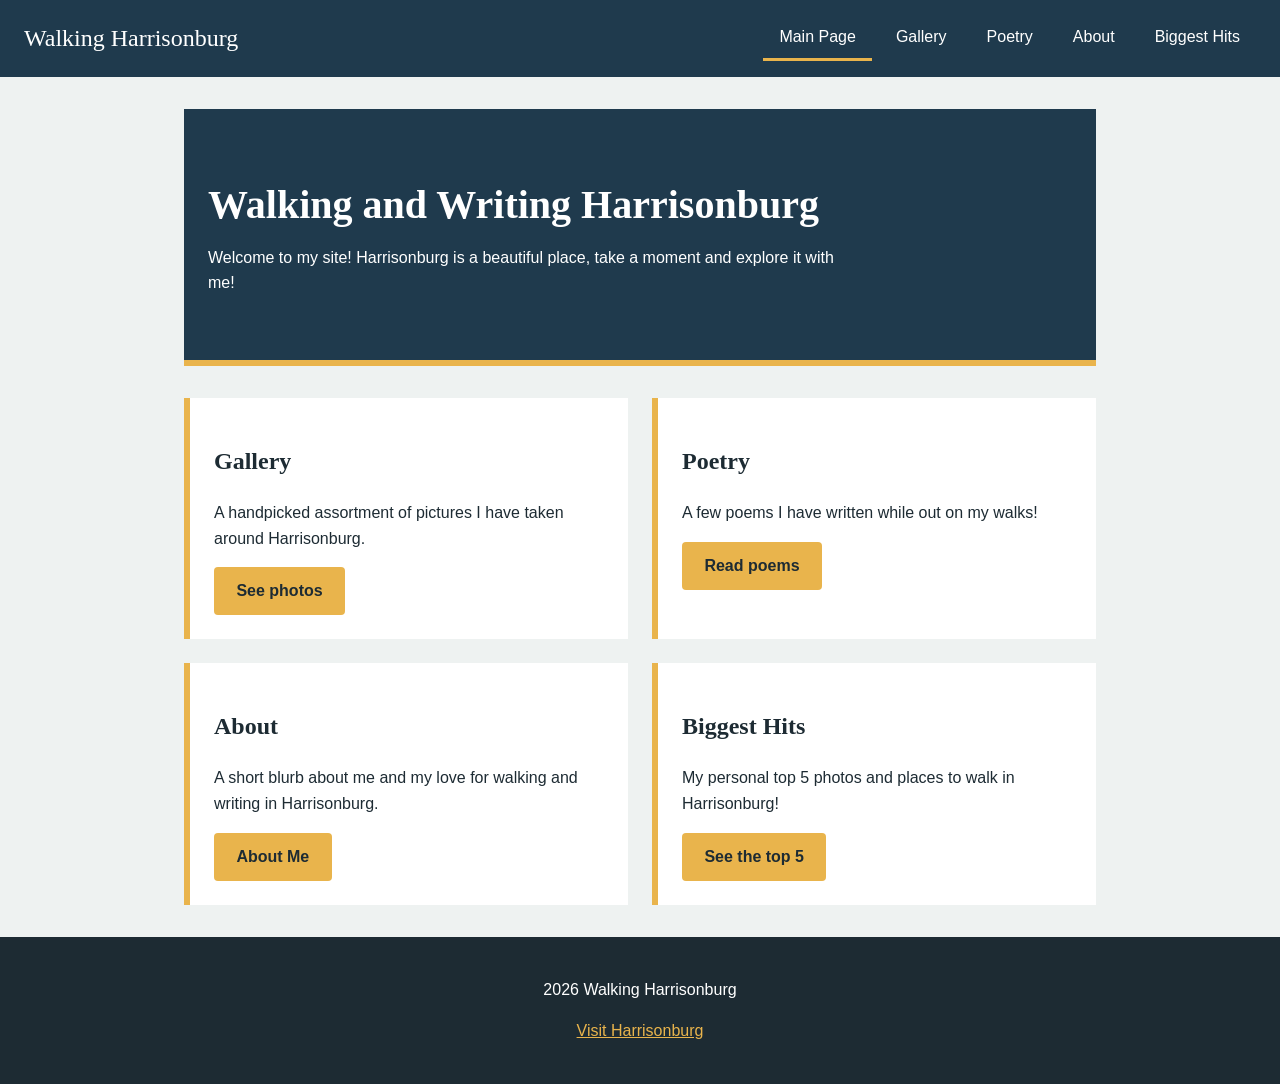
<file: index.html>
<!DOCTYPE html>
<html lang="en">
<head>
  <meta charset="utf-8">
  <meta name="viewport" content="width=device-width, initial-scale=1">
  <title>Main Page | Walking Harrisonburg</title>
  <!-- css files: shared ones first, then this pages own css -->
  <link rel="stylesheet" href="css/base.css">
  <link rel="stylesheet" href="css/layout.css">
  <link rel="stylesheet" href="css/home.css">
</head>
<body class="home">
  <!-- header + nav (same on every page) -->
  <header class="site-header">
    <p class="logo">Walking Harrisonburg</p>
    <nav class="site-nav">
      <ul>
        <li><a href="index.html" class="current">Main Page</a></li>
        <li><a href="gallery.html">Gallery</a></li>
        <li><a href="poetry.html">Poetry</a></li>
        <li><a href="about.html">About</a></li>
        <li><a href="hits.html">Biggest Hits</a></li>
      </ul>
    </nav>
  </header>
  <main>

     <div class="hero">
      <h1>Walking and Writing Harrisonburg</h1>
      <p>Welcome to my site! Harrisonburg is a beautiful place, take a moment and explore it with me!</p>
    </div>
  

    <!-- 4 cards linking to other pages -->
    <div class="intro">
      <section>
        <h2>Gallery</h2>
        <p>A handpicked assortment of pictures I have taken around Harrisonburg.</p>
        <a class="btn" href="gallery.html">See photos</a>
      </section>
      <section>
        <h2>Poetry</h2>
        <p>A few poems I have written while out on my walks!</p>
        <a class="btn" href="poetry.html">Read poems</a>
      </section>
      <section>
        <h2>About</h2>
        <p>A short blurb about me and my love for walking and writing in Harrisonburg.</p>
        <a class="btn" href="about.html">About Me</a>
      </section>
      <section>
        <h2>Biggest Hits</h2>
        <p>My personal top 5 photos and places to walk in Harrisonburg!</p>
        <a class="btn" href="hits.html">See the top 5</a>
      </section>
    </div>
  </main>
  <!-- footer -->
  <footer class="site-footer">
    <p> 2026 Walking Harrisonburg</p>
    <p><a href="https://www.visitharrisonburgva.com/">Visit Harrisonburg</a></p>
  </footer>
</body>
</html>
</file>
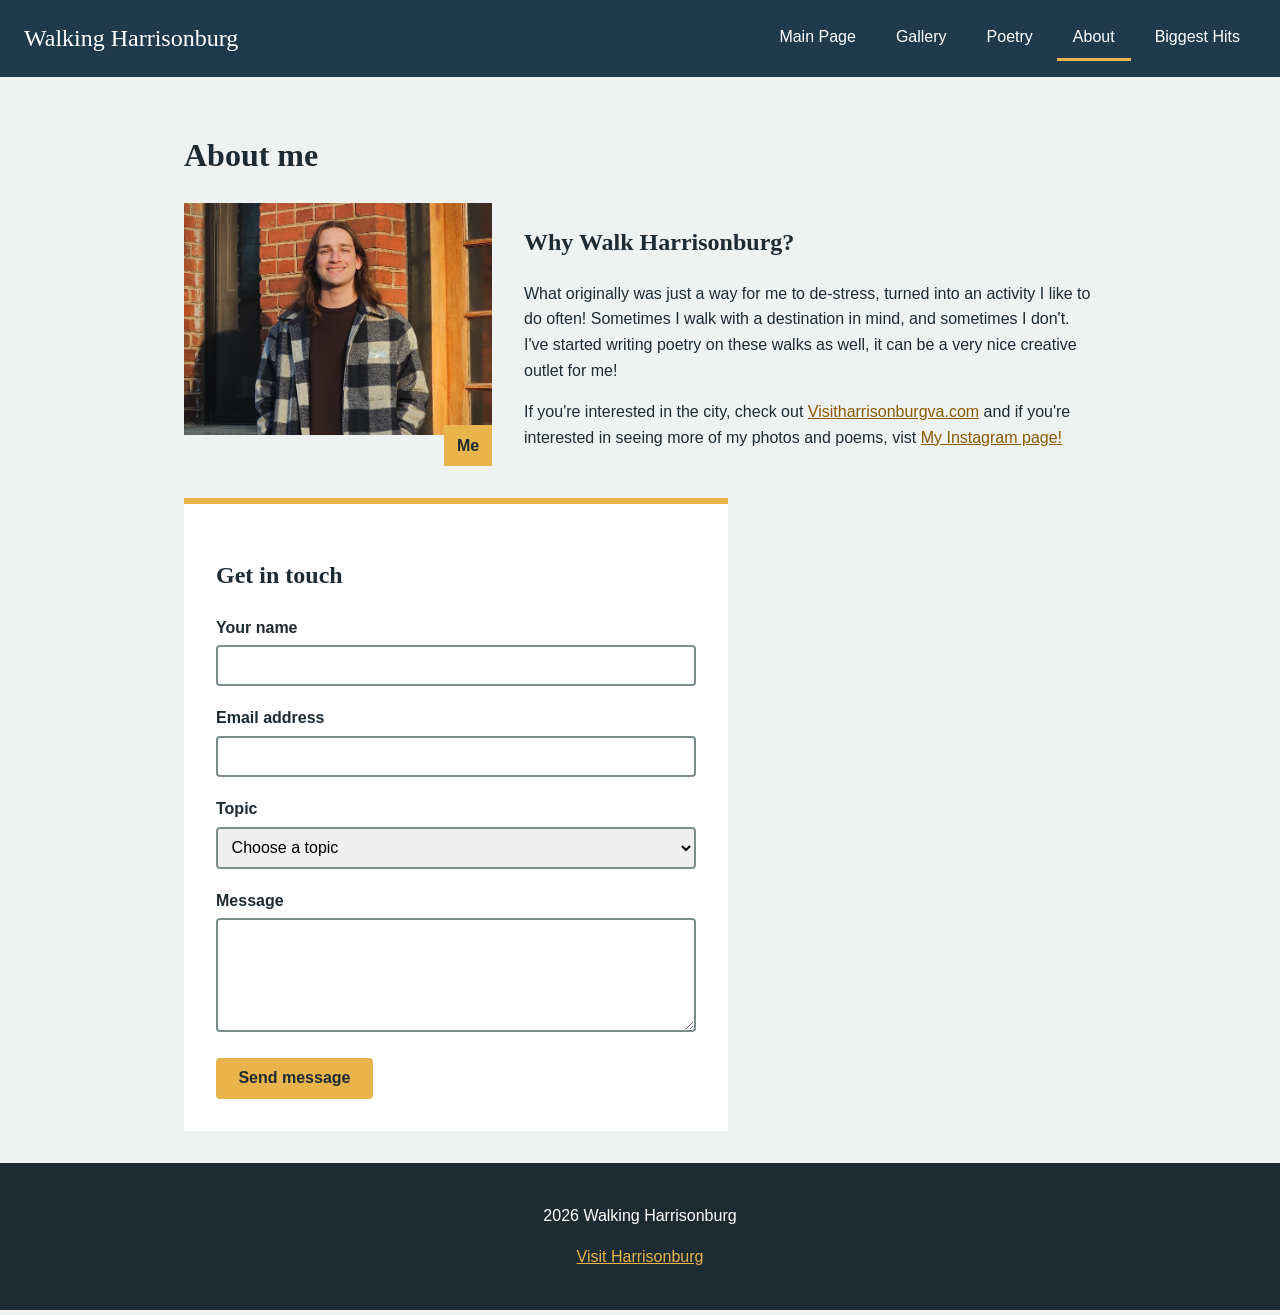
<file: about.html>
<!DOCTYPE html>
<html lang="en">
<head>
  <meta charset="utf-8">
  <meta name="viewport" content="width=device-width, initial-scale=1">
  <title>About | Walking Harrisonburg</title>
  <link rel="stylesheet" href="css/base.css">
  <link rel="stylesheet" href="css/layout.css">
  <link rel="stylesheet" href="css/about.css">
</head>
<body class="about">
  <!-- header + nav (same on every page) -->
  <header class="site-header">
    <p class="logo">Walking Harrisonburg</p>
    <nav class="site-nav">
      <ul>
        <li><a href="index.html">Main Page</a></li>
        <li><a href="gallery.html">Gallery</a></li>
        <li><a href="poetry.html">Poetry</a></li>
        <li><a href="about.html" class="current">About</a></li>
        <li><a href="hits.html">Biggest Hits</a></li>
      </ul>
    </nav>
  </header>
  <main>
    <h1>About me</h1>
    <!--  photo on left, text on right -->
    <div class="about-layout">
      <figure class="about-photo">
        <img src="images/aboutmephoto.jpg" width="800" height="600" alt="Author standing in the sun">
        <figcaption>Me</figcaption>
      </figure>
      <div class="about-text">
        <h2>Why Walk Harrisonburg?</h2>
        <p>What originally was just a way for me to de-stress, turned into an activity I like to do often! Sometimes I walk with a destination in mind, and sometimes I don't. I've started writing poetry on these walks as well, it can be a very nice creative outlet for me!</p>
        <p>If you're interested in the city, check out <a href="https://www.visitharrisonburgva.com/">Visitharrisonburgva.com</a> and if you're interested in seeing more of my photos and poems, vist <a href="https://www.instagram.com/kamal_walks_harrisonburg/">My Instagram page!</a></p>
      </div>
    </div>
    <form method="post">
      <h2>Get in touch</h2>
      <label for="name">Your name</label>
      <input type="text" id="name" name="name" required minlength="2">

      <label for="email">Email address</label>
      <input type="email" id="email" name="email" required>

      <label for="topic">Topic</label>
      <select id="topic" name="topic" required>
        <option value="">Choose a topic</option>
        <option value="place">Suggest a place</option>
        <option value="photo">Question about a photo</option>
        <option value="other">Something else</option>
      </select>

      <label for="message">Message</label>
      <textarea id="message" name="message" rows="5" required minlength="10"></textarea>

      <button class="btn" type="submit">Send message</button>
    </form>
   
  </main>
  <!-- footer -->
  <footer class="site-footer">
    <p> 2026 Walking Harrisonburg</p>
    <p><a href="https://www.visitharrisonburgva.com/">Visit Harrisonburg</a></p>
  </footer>
</body>
</html>
</file>
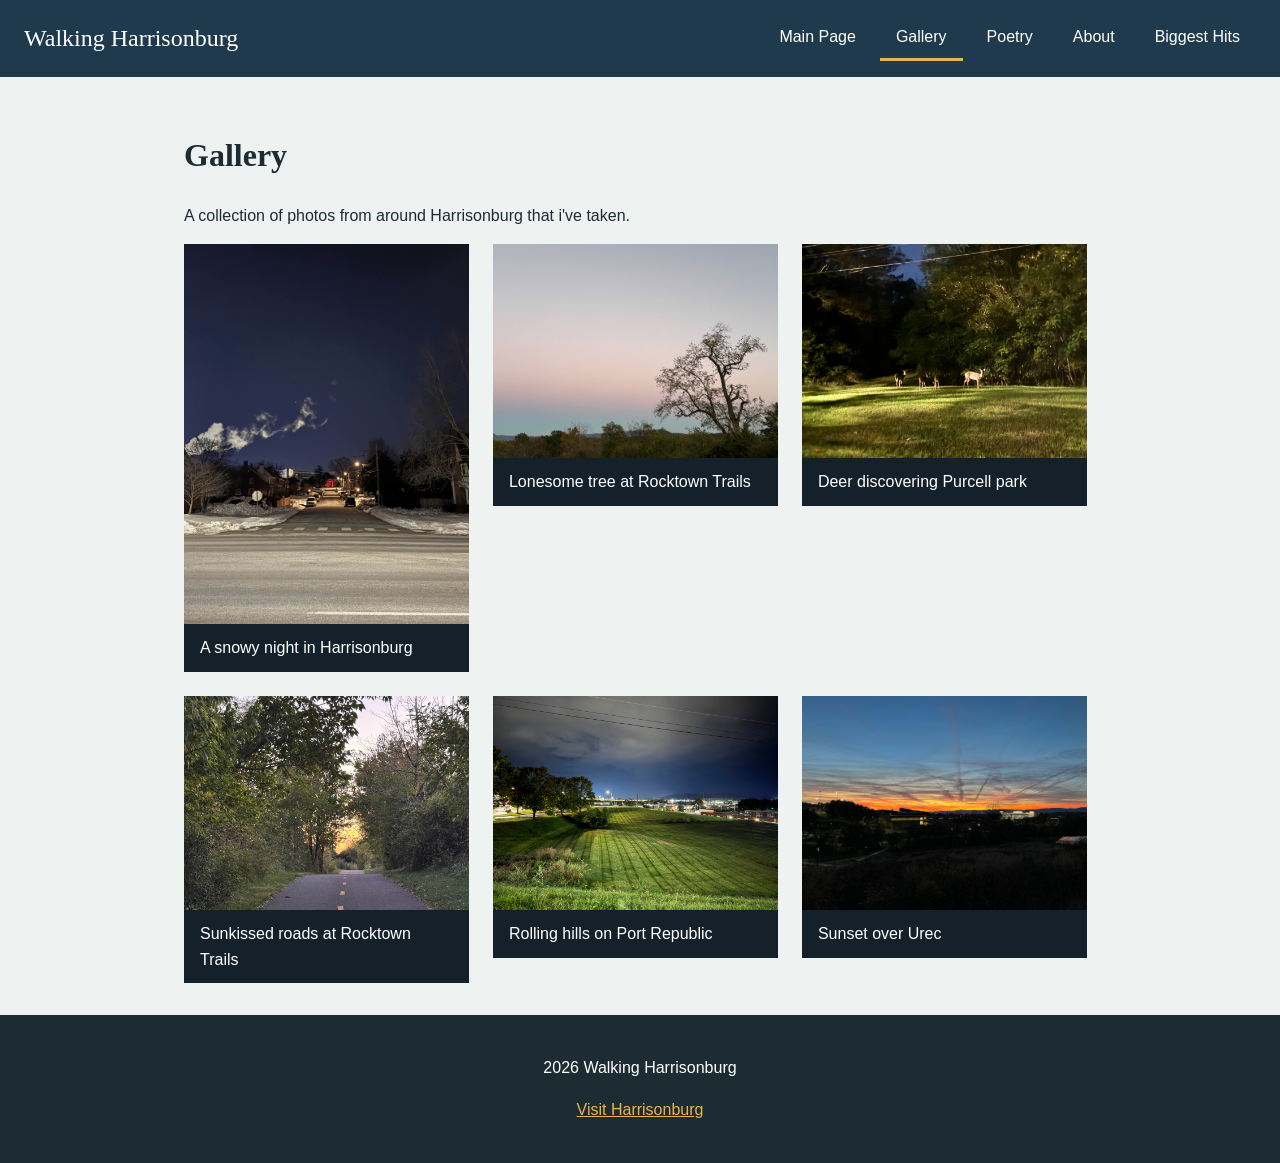
<file: gallery.html>
<!DOCTYPE html>
<html lang="en">
<head>
  <meta charset="utf-8">
  <meta name="viewport" content="width=device-width, initial-scale=1">
  <title>Gallery | Walking Harrisonburg</title>
  <link rel="stylesheet" href="css/base.css">
  <link rel="stylesheet" href="css/layout.css">
  <link rel="stylesheet" href="css/gallery.css">
</head>
<body class="gallery">
  <!-- header + nav (same on every page) -->
  <header class="site-header">
    <p class="logo">Walking Harrisonburg</p>
    <nav class="site-nav">
      <ul>
        <li><a href="index.html">Main Page</a></li>
        <li><a href="gallery.html" class="current">Gallery</a></li>
        <li><a href="poetry.html">Poetry</a></li>
        <li><a href="about.html">About</a></li>
        <li><a href="hits.html">Biggest Hits</a></li>
      </ul>
    </nav>
  </header>
  <main>
    <h1>Gallery</h1>
    <p>A collection of photos from around Harrisonburg that i've taken.</p>
    <ul class="photos">
      <li><figure><img src="images/galleryone.jpg" width="800" height="600" alt="A snowy night in Harrisonburg"><figcaption>A snowy night in Harrisonburg</figcaption></figure></li>
      <li><figure><img src="images/gallerytwo.jpg" width="800" height="600" alt="A single tree on a sunset horizon"><figcaption>Lonesome tree at Rocktown Trails</figcaption></figure></li>
      <li><figure><img src="images/gallerythree.jpg" width="800" height="600" alt="Deer discovering Purcell park"><figcaption>Deer discovering Purcell park</figcaption></figure></li>
      <li><figure><img src="images/galleryfour.jpg" width="800" height="600" alt="A trail road at sunset"><figcaption>Sunkissed roads at Rocktown Trails</figcaption></figure></li>
      <li><figure><img src="images/galleryfive.jpg" width="800" height="600" alt="Rolling hills on Port Republic"><figcaption>Rolling hills on Port Republic</figcaption></figure></li>
      <li><figure><img src="images/gallerysix.jpg" width="800" height="600" alt="Sunset over Urec"><figcaption>Sunset over Urec</figcaption></figure></li>
    </ul>
  </main>
  <!-- footer -->
  <footer class="site-footer">
    <p> 2026 Walking Harrisonburg</p>
    <p><a href="https://www.visitharrisonburgva.com/">Visit Harrisonburg</a></p>
  </footer>
</body>
</html>
</file>
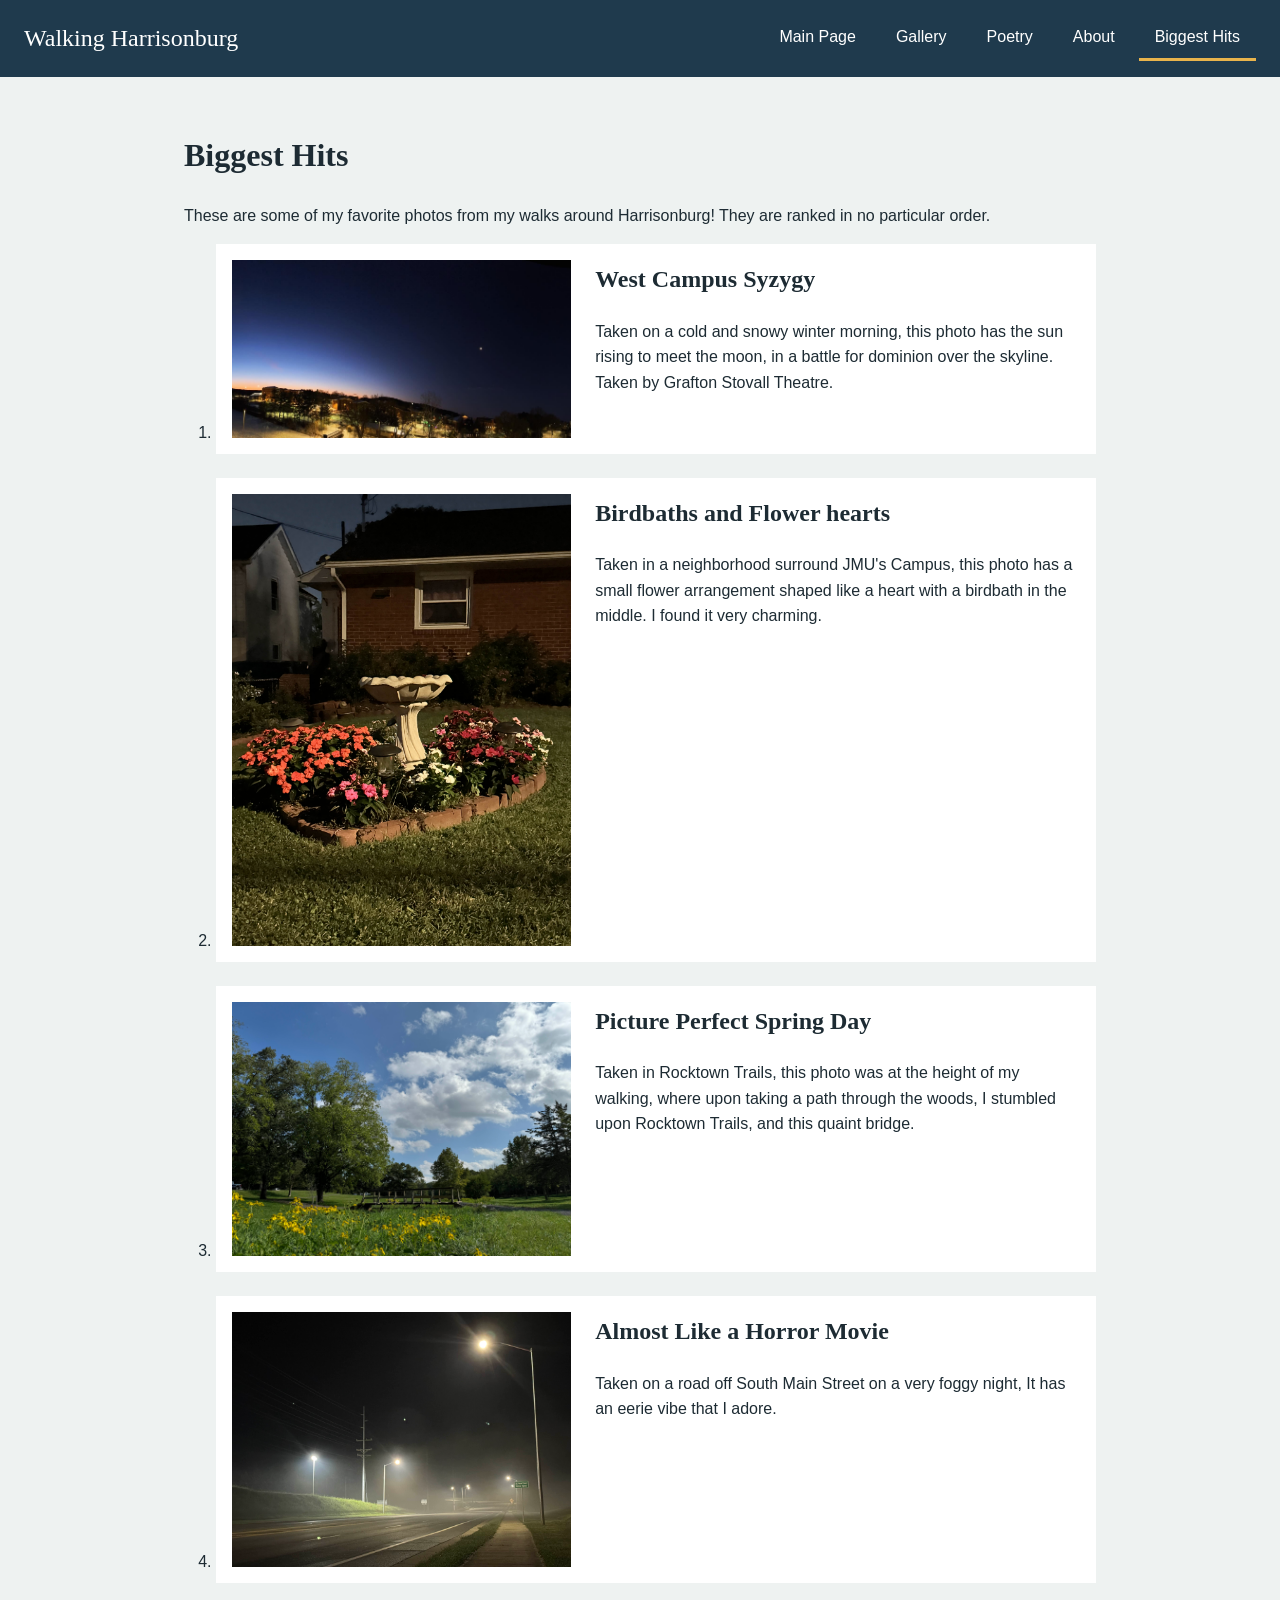
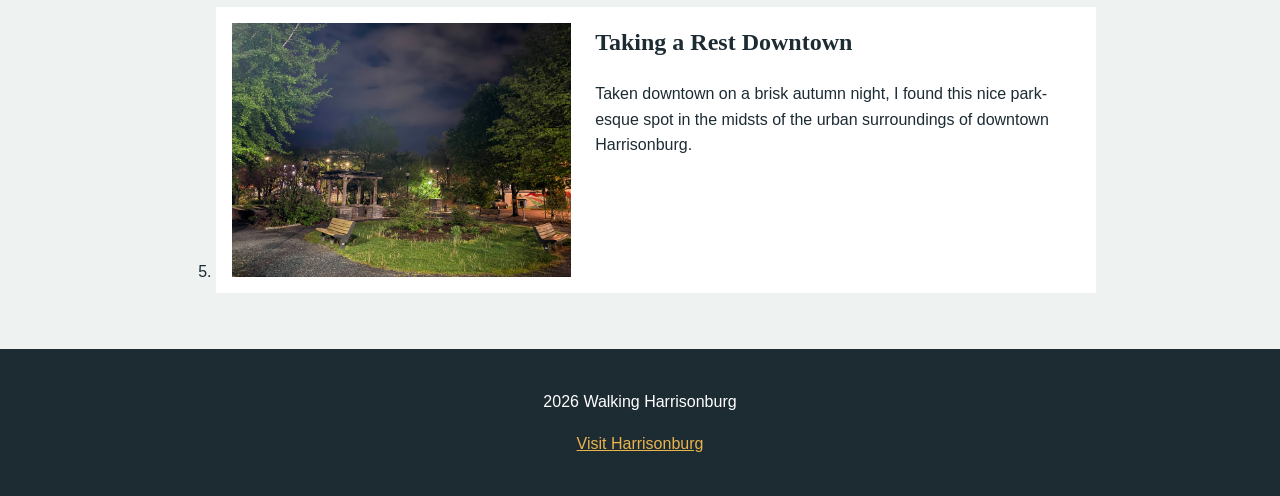
<file: hits.html>
<!DOCTYPE html>
<html lang="en">
<head>
  <meta charset="utf-8">
  <meta name="viewport" content="width=device-width, initial-scale=1">
  <title>Biggest Hits | Walking Harrisonburg</title>
 
  <link rel="stylesheet" href="css/base.css">
  <link rel="stylesheet" href="css/layout.css">
  <link rel="stylesheet" href="css/hits.css">
</head>
<body class="hits">
  <!-- header + nav (same on every page) -->
  <header class="site-header">
    <p class="logo">Walking Harrisonburg</p>
    <nav class="site-nav">
      <ul>
        <li><a href="index.html">Main Page</a></li>
        <li><a href="gallery.html">Gallery</a></li>
        <li><a href="poetry.html">Poetry</a></li>
        <li><a href="about.html">About</a></li>
        <li><a href="hits.html" class="current">Biggest Hits</a></li>
      </ul>
    </nav>
  </header>
  <main>
    <h1>Biggest Hits</h1>
    <p>These are some of my favorite photos from my walks around Harrisonburg! They are ranked in no particular order.</p>

    <ol>
      <li>
        <div class="hit">
          <img src="images/besthitsone.jpg" width="800" height="600" alt="Sun and Moon over west campus">
          <div>
            <h2>West Campus Syzygy</h2>
            <p>Taken on a cold and snowy winter morning, this photo has the sun rising to meet the moon, in a battle for dominion over the skyline. Taken by Grafton Stovall Theatre.</p>
          </div>
        </div>
      </li>
      <li>
        <div class="hit">
          <img src="images/besthitstwo.jpg" width="800" height="600" alt="Birdbath and flowers">
          <div>
            <h2>Birdbaths and Flower hearts</h2>
            <p>Taken in a neighborhood surround JMU's Campus, this photo has a small flower arrangement shaped like a heart with a birdbath in the middle. I found it very charming.</p>
          </div>
        </div>
      </li>
      <li>
        <div class="hit">
          <img src="images/besthitsthree.jpg" width="800" height="600" alt="Yellow flowers and small wooden bridge">
          <div>
            <h2>Picture Perfect Spring Day</h2>
            <p>Taken in Rocktown Trails, this photo was at the height of my walking, where upon taking a path through the woods, I stumbled upon Rocktown Trails, and this quaint bridge.</p>
          </div>
        </div>
      </li>
      <li>
        <div class="hit">
          <img src="images/besthitsfour.jpg" width="800" height="600" alt="Road with heavy Fog">
          <div>
            <h2>Almost Like a Horror Movie</h2>
            <p>Taken on a road off South Main Street on a very foggy night, It has an eerie vibe that I adore.</p>
          </div>
        </div>
      </li>
      <li>
        <div class="hit">
          <img src="images/besthitsfive.jpg" width="800" height="600" alt="Small park-esque resting area">
          <div>
            <h2>Taking a Rest Downtown</h2>
            <p>Taken downtown on a brisk autumn night, I found this nice park-esque spot in the midsts of the urban surroundings of downtown Harrisonburg.</p>
          </div>
        </div>
      </li>
    </ol>
  </main>
  <!-- footer -->
  <footer class="site-footer">
    <p> 2026 Walking Harrisonburg</p>
    <p><a href="https://www.visitharrisonburgva.com/">Visit Harrisonburg</a></p>
  </footer>
</body>
</html>
</file>
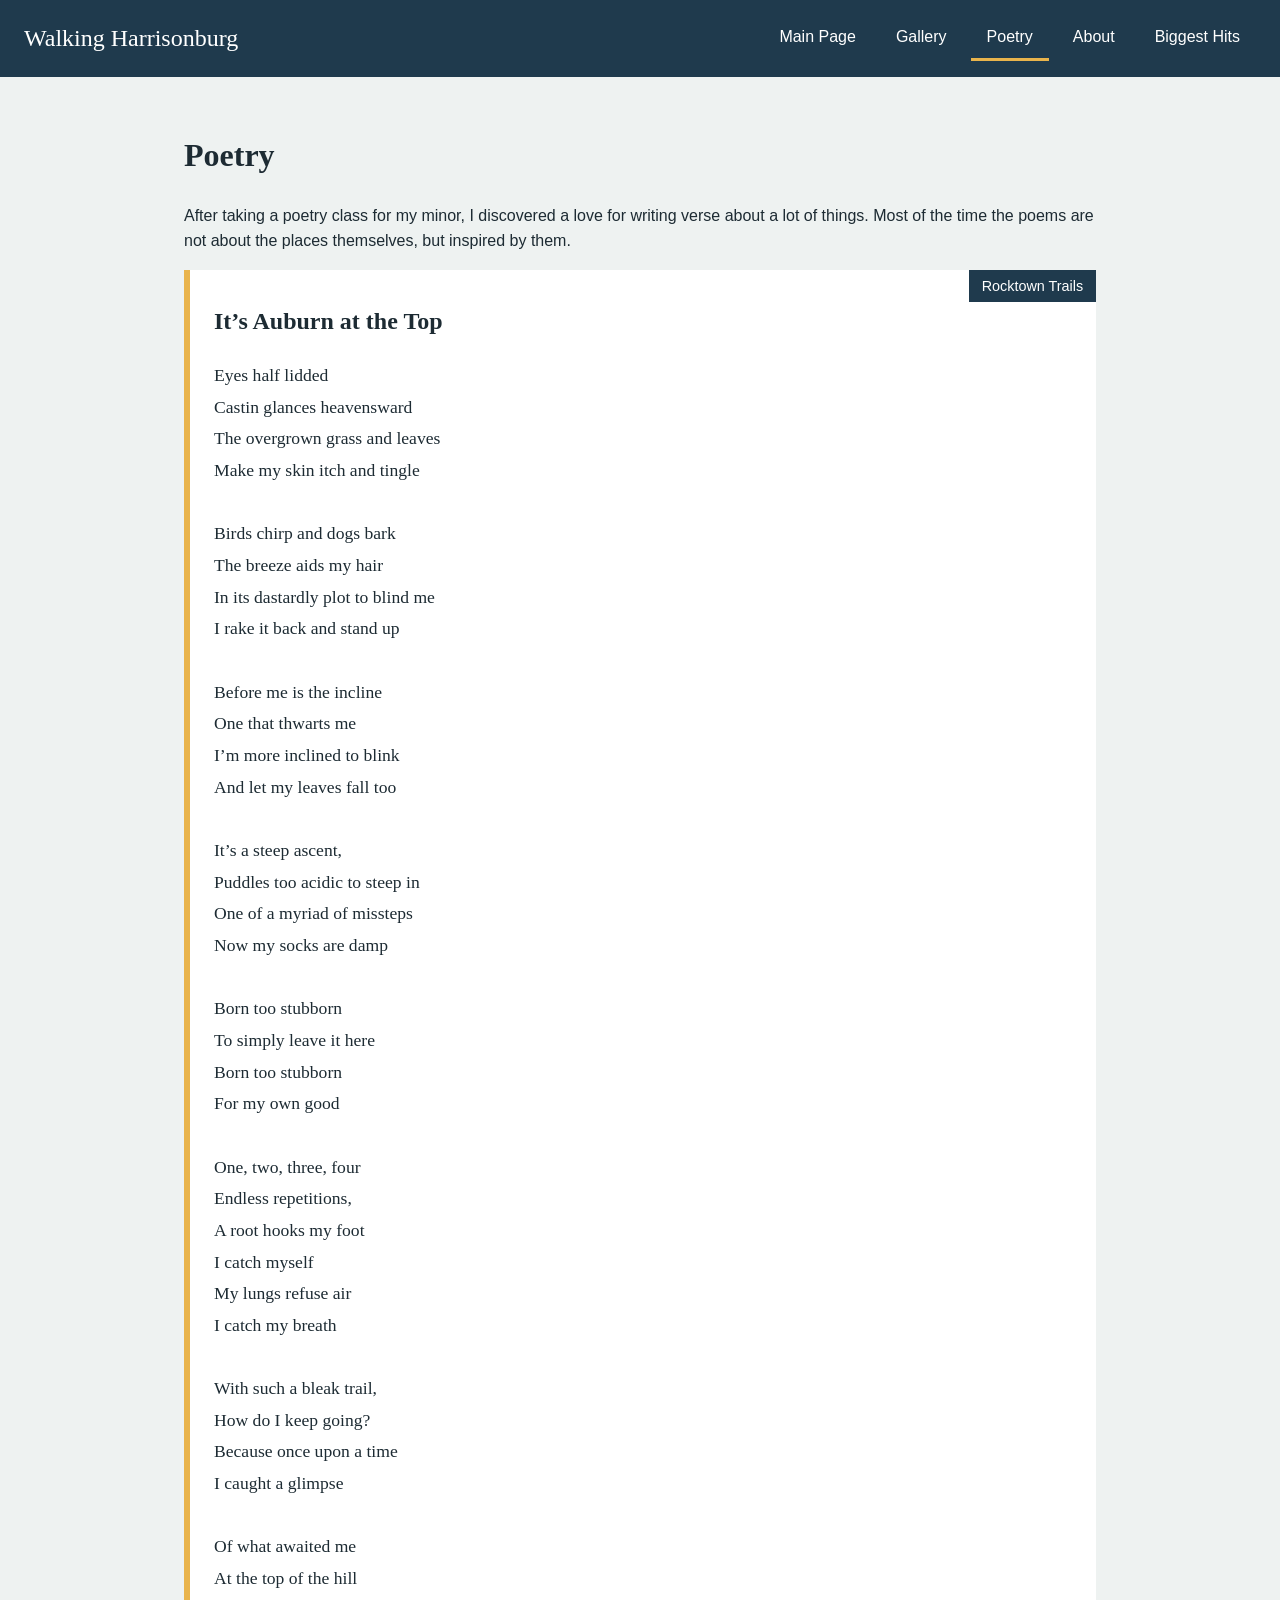
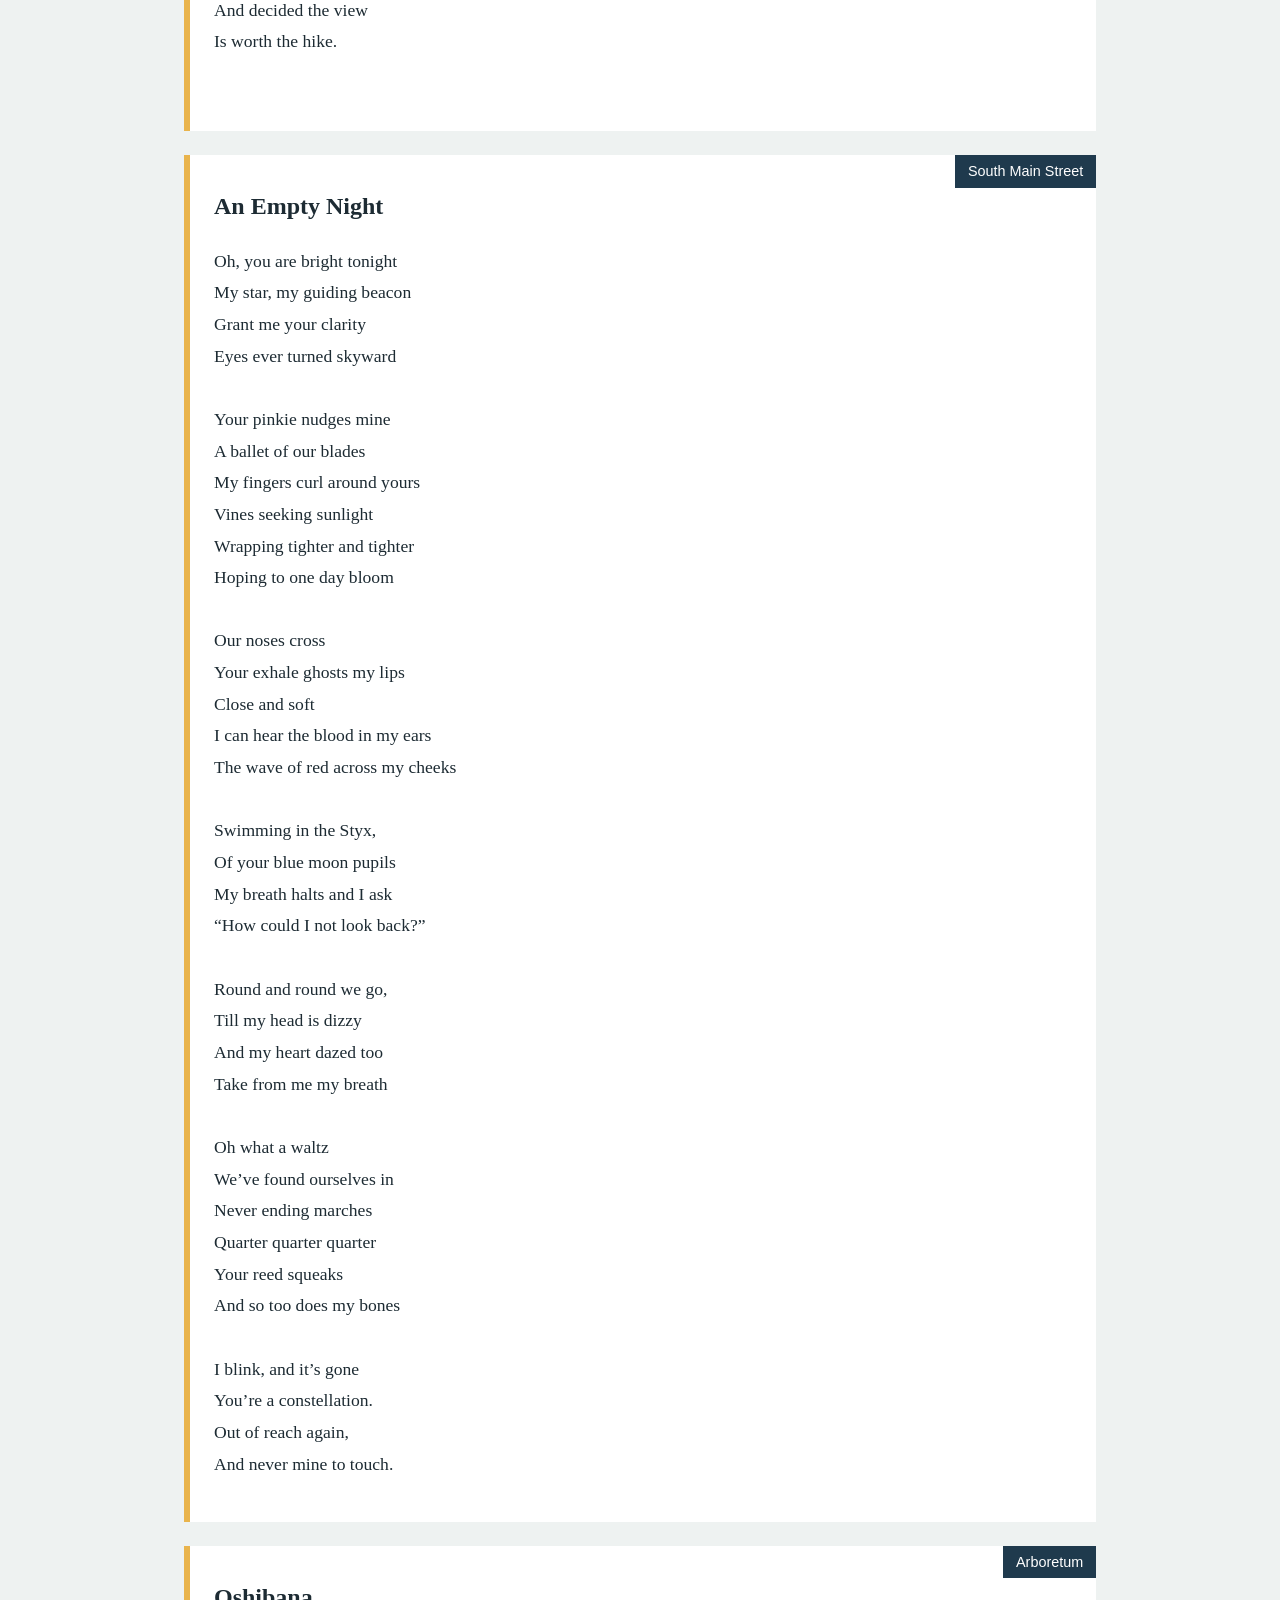
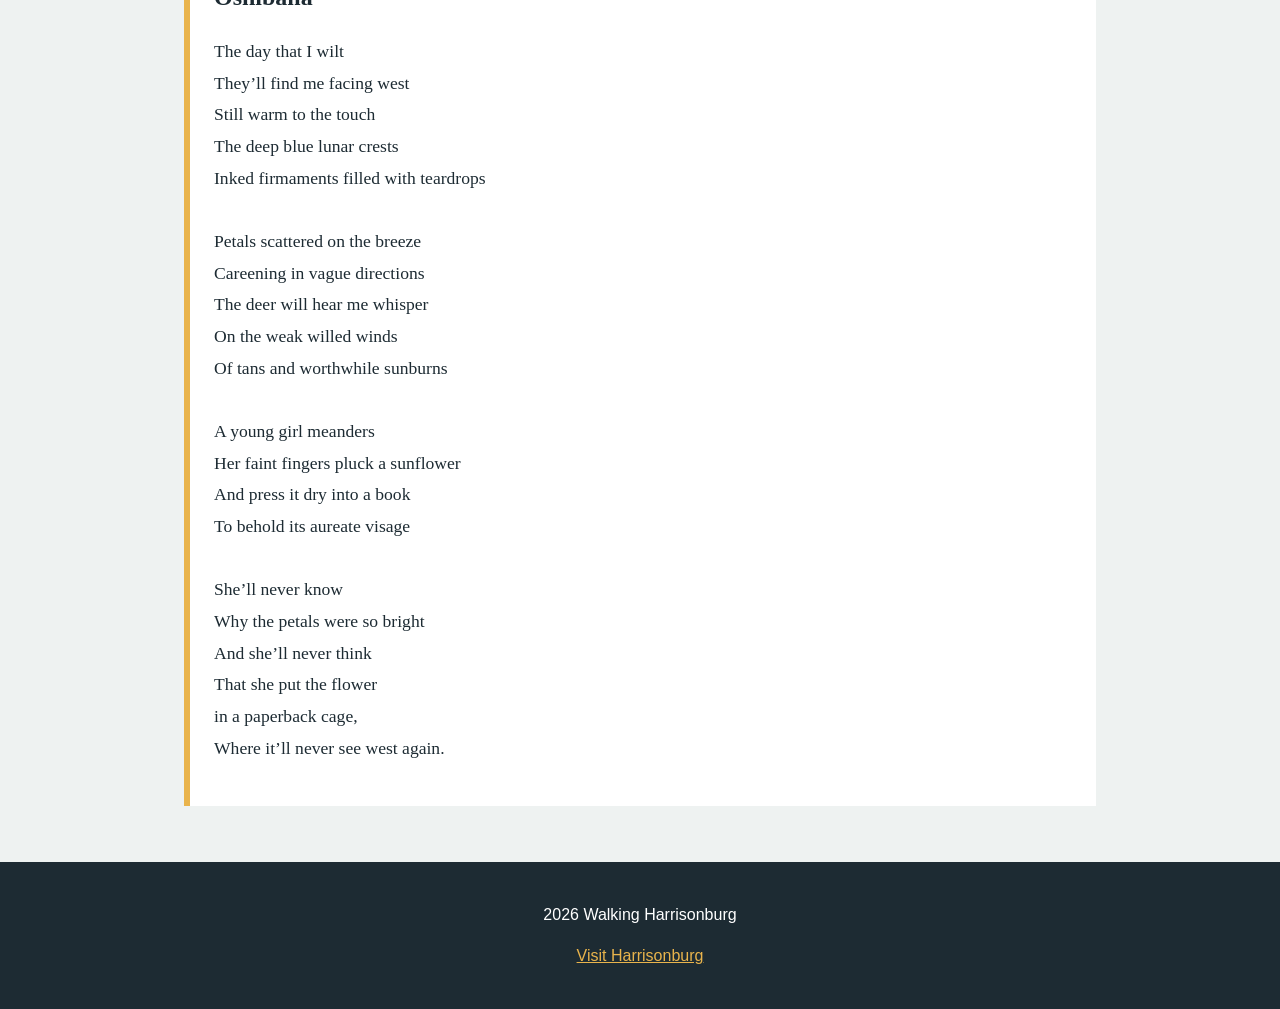
<file: poetry.html>
<!DOCTYPE html>
<html lang="en">
<head>
  <meta charset="utf-8">
  <meta name="viewport" content="width=device-width, initial-scale=1">
  <title>Poetry | Walking Harrisonburg</title>
  <!-- css files: shared ones first, then this pages own css -->
  <link rel="stylesheet" href="css/base.css">
  <link rel="stylesheet" href="css/layout.css">
  <link rel="stylesheet" href="css/poetry.css">
</head>
<body class="poetry">
  <!-- header + nav (same on every page) -->
  <header class="site-header">
    <p class="logo">Walking Harrisonburg</p>
    <nav class="site-nav">
      <ul>
        <li><a href="index.html">Main Page</a></li>
        <li><a href="gallery.html">Gallery</a></li>
        <li><a href="poetry.html" class="current">Poetry</a></li>
        <li><a href="about.html">About</a></li>
        <li><a href="hits.html">Biggest Hits</a></li>
      </ul>
    </nav>
  </header>
  <main>
    <h1>Poetry</h1>
    <p>After taking a poetry class for my minor, I discovered a love for writing verse about a lot of things. Most of the time the poems are not about the places themselves, but inspired by them.</p>

    <!-- each poem is its own article, place tag is in the corner -->
    <article class="poem">
      <span class="place">Rocktown Trails</span>
      <h2>It’s Auburn at the Top</h2>
      <p>Eyes half lidded <br>
Castin glances heavensward <br>
The overgrown grass and leaves <br>
Make my skin itch and tingle<br>
<br>
      Birds chirp and dogs bark <br>
The breeze aids my hair <br>
In its dastardly plot to blind me <br>
I rake it back and stand up <br><br>
Before me is the incline <br>
One that thwarts me<br>
I’m more inclined to blink<br>
And let my leaves fall too<br><br>

It’s a steep ascent,<br>
Puddles too acidic to steep in<br>
One of a myriad of missteps<br>
Now my socks are damp<br><br>

Born too stubborn <br>
To simply leave it here<br>
Born too stubborn <br>
For my own good<br><br>

One, two, three, four<br>
Endless repetitions,<br>
A root hooks my foot<br>
I catch myself<br>
My lungs refuse air<br>
I catch my breath<br><br>

With such a bleak trail,<br>
How do I keep going?<br>
Because once upon a time<br>
I caught a glimpse 
<br><br>

Of what awaited me <br>
At the top of the hill<br>
And decided the view<br>
Is worth the hike.<br><br>

</p>
    </article>

    <article class="poem">
      <span class="place">South Main Street</span>
      <h2>An Empty Night</h2>
      <p>Oh, you are bright tonight <br>
      My star, my guiding beacon<br>
      Grant me your clarity<br>
      Eyes ever turned skyward<br><br>

      Your pinkie nudges mine<br>
      A ballet of our blades<br>
      My fingers curl around yours<br>
      Vines seeking sunlight<br>
      Wrapping tighter and tighter<br>
      Hoping to one day bloom <br><br>

      Our noses cross <br>
      Your exhale ghosts my lips<br>
      Close and soft<br>
      I can hear the blood in my ears<br>
      The wave of red across my cheeks<br><br>

      Swimming in the Styx,<br>
      Of your blue moon pupils<br>
      My breath halts and I ask<br>
      “How could I not look back?”<br><br>

      Round and round we go,<br>
      Till my head is dizzy<br>
      And my heart dazed too<br>
      Take from me my breath<br><br>

      Oh what a waltz<br>
      We’ve found ourselves in<br>
      Never ending marches<br>
      Quarter quarter quarter <br>
      Your reed squeaks <br>
      And so too does my bones<br><br>

      I blink, and it’s gone<br>
      You’re a constellation. <br>
      Out of reach again,<br>
      And never mine to touch.</p>
    </article>

    <article class="poem">
      <span class="place">Arboretum</span>
      <h2>Oshibana</h2>
      <p>The day that I wilt<br>
      They’ll find me facing west<br>
      Still warm to the touch<br>
      The deep blue lunar crests<br>
      Inked firmaments filled with teardrops<br><br>

      Petals scattered on the breeze<br>
      Careening in vague directions<br>
      The deer will hear me whisper<br>
      On the weak willed winds <br>
      Of tans and worthwhile sunburns<br><br>
      
      A young girl meanders<br>
      Her faint fingers pluck a sunflower<br>
      And press it dry into a book<br>
      To behold its aureate visage<br><br>

      She’ll never know<br>
      Why the petals were so bright<br>
      And she’ll never think<br>
      That she put the flower <br>
      in a paperback cage,<br>
      Where it’ll never see west again.</p>
    </article>
  </main>
  <!-- footer -->
  <footer class="site-footer">
    <p> 2026 Walking Harrisonburg</p>
    <p><a href="https://www.visitharrisonburgva.com/">Visit Harrisonburg</a></p>
  </footer>
</body>
</html>
</file>
<file: css/base.css>
/* base.css - stuff every page uses (colors, fonts, basic reset) */
:root {
  --dark: #1f3a4d;   /* navy for header */
  --text: #1d2b33;   /* main text color */
  --bg: #eef2f1;     /* page background */
  --gold: #e9b44c;   /* accent color */
  --link: #8a5a00;   /* darker gold so links are readable */
}

/* box-sizing so padding doesnt make stuff wider */
* { box-sizing: border-box; }

body {
  margin: 0;
  font-family: Arial, sans-serif; /* body font */
  line-height: 1.6;
  color: var(--text);
  background: var(--bg);
}

/* headings get the 2nd font */
h1, h2 { font-family: Georgia, serif; }

img { max-width: 100%; height: auto; }
a { color: var(--link); }

/* main = padding so text doesnt touch the edge */
main { max-width: 60rem; margin: 0 auto; padding: 2rem 1.5rem; }

/* button style used on a few pages */
.btn { display: inline-block; padding: 0.7rem 1.4rem; background: var(--gold); color: var(--text); font-weight: bold; text-decoration: none; border: none; border-radius: 4px; font-size: 1rem; cursor: pointer; }
</file>
<file: css/layout.css>
/* layout.css - header, nav, footer (same on every page) */
.site-header { background: var(--dark); color: white; padding: 1rem 1.5rem; display: flex; justify-content: space-between; align-items: center; }
.logo { font-family: Georgia, serif; font-size: 1.5rem; margin: 0; }

/* nav links in a row */
.site-nav ul { list-style: none; margin: 0; padding: 0; display: flex; gap: 0.5rem; }
.site-nav a { color: white; text-decoration: none; padding: 0.5rem 1rem; display: block; }
.site-nav a:hover, .site-nav a.current { border-bottom: 3px solid var(--gold); }

.site-footer { background: var(--text); color: white; padding: 1.5rem; text-align: center; }
.site-footer a { color: var(--gold); }

/* MEDIA QUERY - small screens: header + nav stack up */
@media (max-width: 40rem) {
  .site-header { flex-direction: column; align-items: flex-start; }
  .site-nav ul { flex-direction: column; }
}
</file>
<file: css/home.css>
.home .hero { background: var(--dark); color: white; padding: 4rem 1.5rem; margin-bottom: 2rem; border-bottom: 6px solid var(--gold); } /* plain banner, no pic */
.home .hero h1 { margin: 0 0 0.5rem; font-size: 2.5rem; }
.home .hero p { margin: 0; max-width: 40rem; }
.home .intro { display: flex; flex-wrap: wrap; gap: 1.5rem; } /* wrap = 4 cards make 2 rows of 2 */
.home .intro section { flex: 1 1 calc(50% - 1.5rem); background: white; padding: 1.5rem; border-left: 6px solid var(--gold); }

@media (max-width: 40rem) {
  .home .intro section { flex-basis: 100%; }
  .home .hero { padding: 2.5rem 1.5rem; }
  .home .hero h1 { font-size: 1.8rem; }
}
</file>
<file: css/about.css>
.about .about-layout { display: flex; gap: 2rem; }
.about .about-photo { position: relative; margin: 0; width: 35%; } /* relative for caption */
.about .about-photo figcaption { position: absolute; bottom: 0; right: 0; background: var(--gold); padding: 0.5rem 0.8rem; font-weight: bold; } /* absolute caption */
.about .about-text { width: 65%; }


@media (max-width: 48rem) {
  .about .about-layout { flex-direction: column; }
  .about .about-photo, .about .about-text { width: 100%; }
}

.about form { background: white; padding: 2rem; max-width: 34rem; margin-top: 2rem; border-top: 6px solid var(--gold); }
.about label { display: block; font-weight: bold; margin-bottom: 0.3rem; }
.about input, .about select, .about textarea { width: 100%; padding: 0.6rem; margin-bottom: 1.2rem; border: 2px solid #7d8c8c; border-radius: 4px; font-size: 1rem; }

@media (max-width: 40rem) { .about form { padding: 1.2rem; } }
</file>
<file: css/gallery.css>
.gallery .photos { list-style: none; margin: 0; padding: 0; display: flex; flex-wrap: wrap; align-items: flex-start; gap: 1.5rem; }
.gallery .photos li { width: calc(33% - 1rem); }
.gallery figure { margin: 0; background: #14212b; }
.gallery img { display: block; width: 100%; height: auto; } 
.gallery figcaption { color: white; padding: 0.7rem 1rem; } 

@media (max-width: 56rem) { .gallery .photos li { width: calc(50% - 1rem); } }
@media (max-width: 36rem) { .gallery .photos li { width: 100%; } }
</file>
<file: css/hits.css>
.hits ol { padding-left: 2rem; } 
.hits ol li { background: white; padding: 1rem; margin-bottom: 1.5rem; } 
.hits .hit { display: flex; align-items: flex-start; gap: 1.5rem; } 
.hits .hit img { width: 40%; }
.hits .hit div { flex: 1; }
.hits .hit h2 { margin-top: 0; }

@media (max-width: 40rem) {
  .hits .hit { flex-direction: column; }
  .hits .hit img { width: 100%; }
}
</file>
<file: css/poetry.css>
/* poetry.css - ONLY for poetry.html (rules start with .poetry) */
.poetry .poem { position: relative; background: white; padding: 2rem 1.5rem 1.5rem; margin-bottom: 1.5rem; border-left: 6px solid var(--gold); } /* relative = box for the place tag */
.poetry .poem h2 { margin-top: 0; }
.poetry .poem p { font-family: Georgia, serif; font-size: 1.1rem; line-height: 1.8; }
.poetry .place { position: absolute; top: 0; right: 0; background: var(--dark); color: white; padding: 0.3rem 0.8rem; font-size: 0.9rem; } /* absolute = tag in the corner */

/* MEDIA QUERY - small screens: smaller poem text */
@media (max-width: 40rem) { .poetry .poem p { font-size: 1rem; } }
</file>
